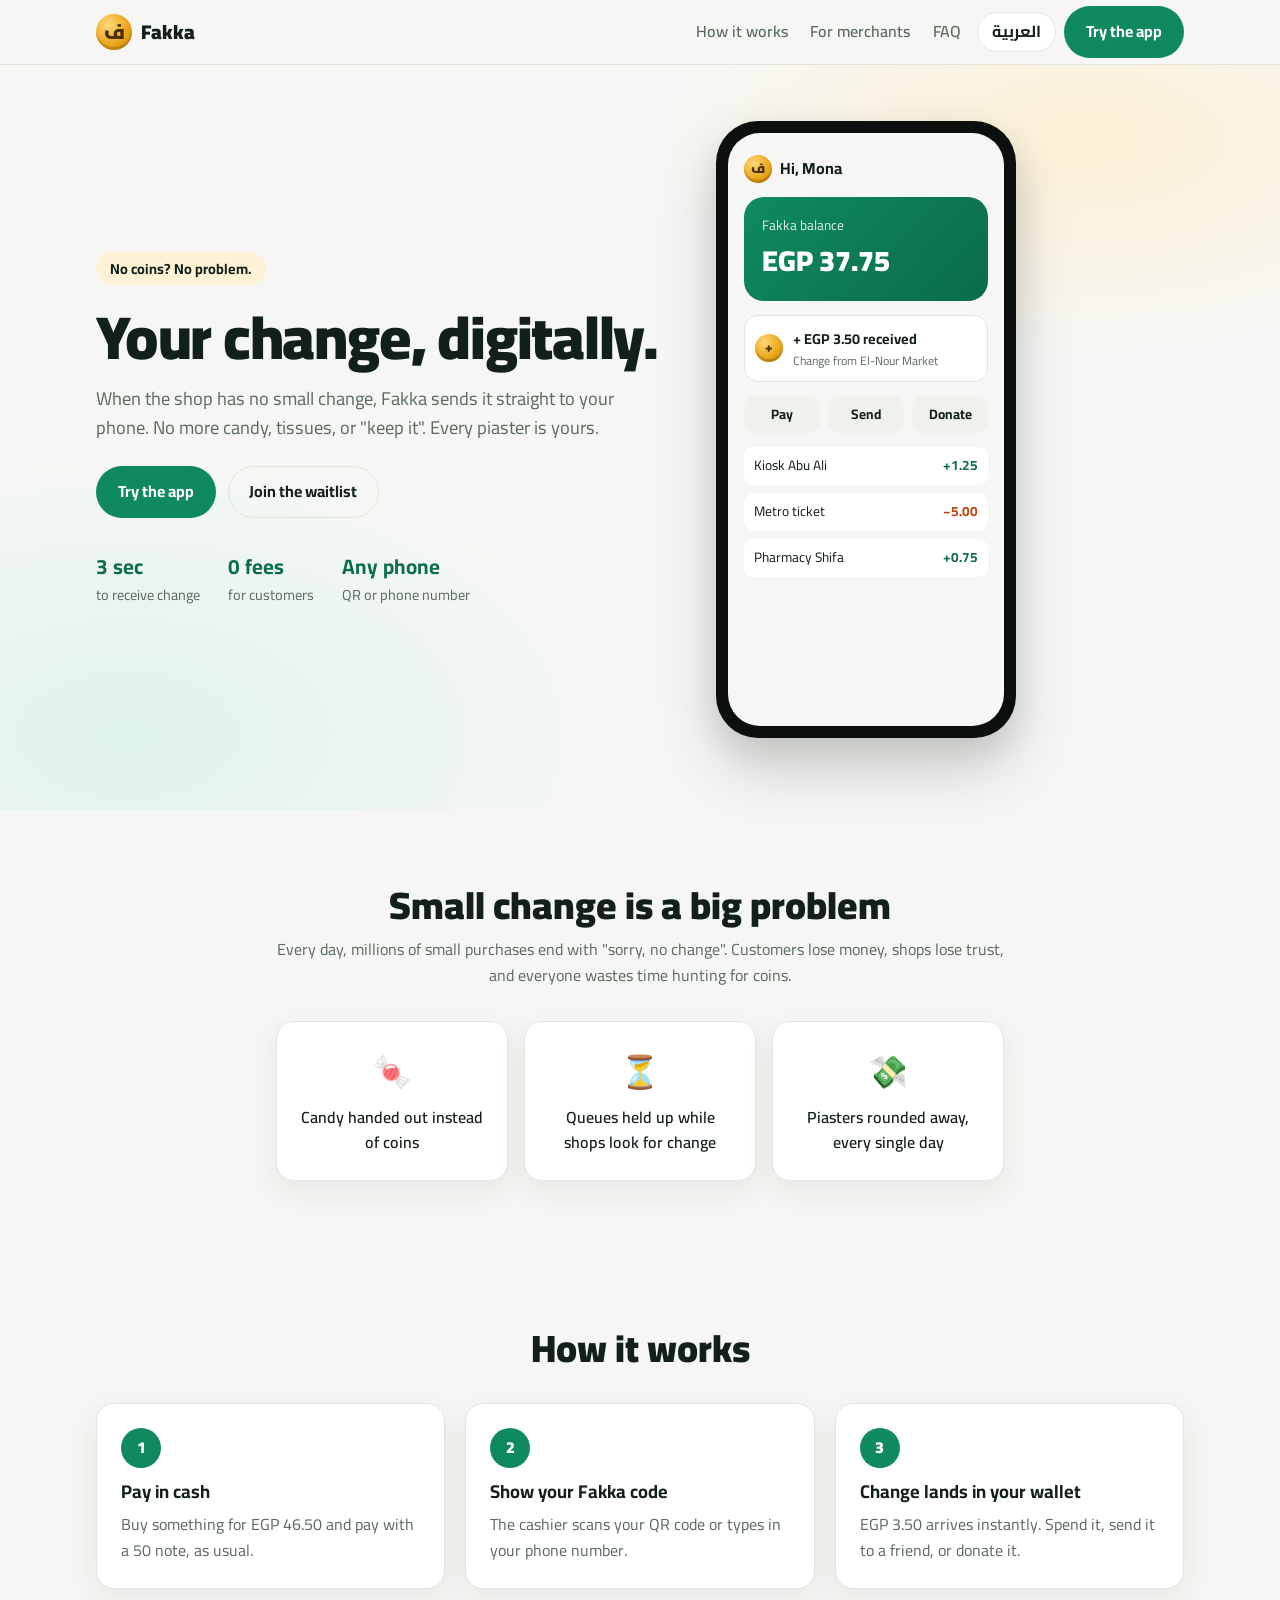
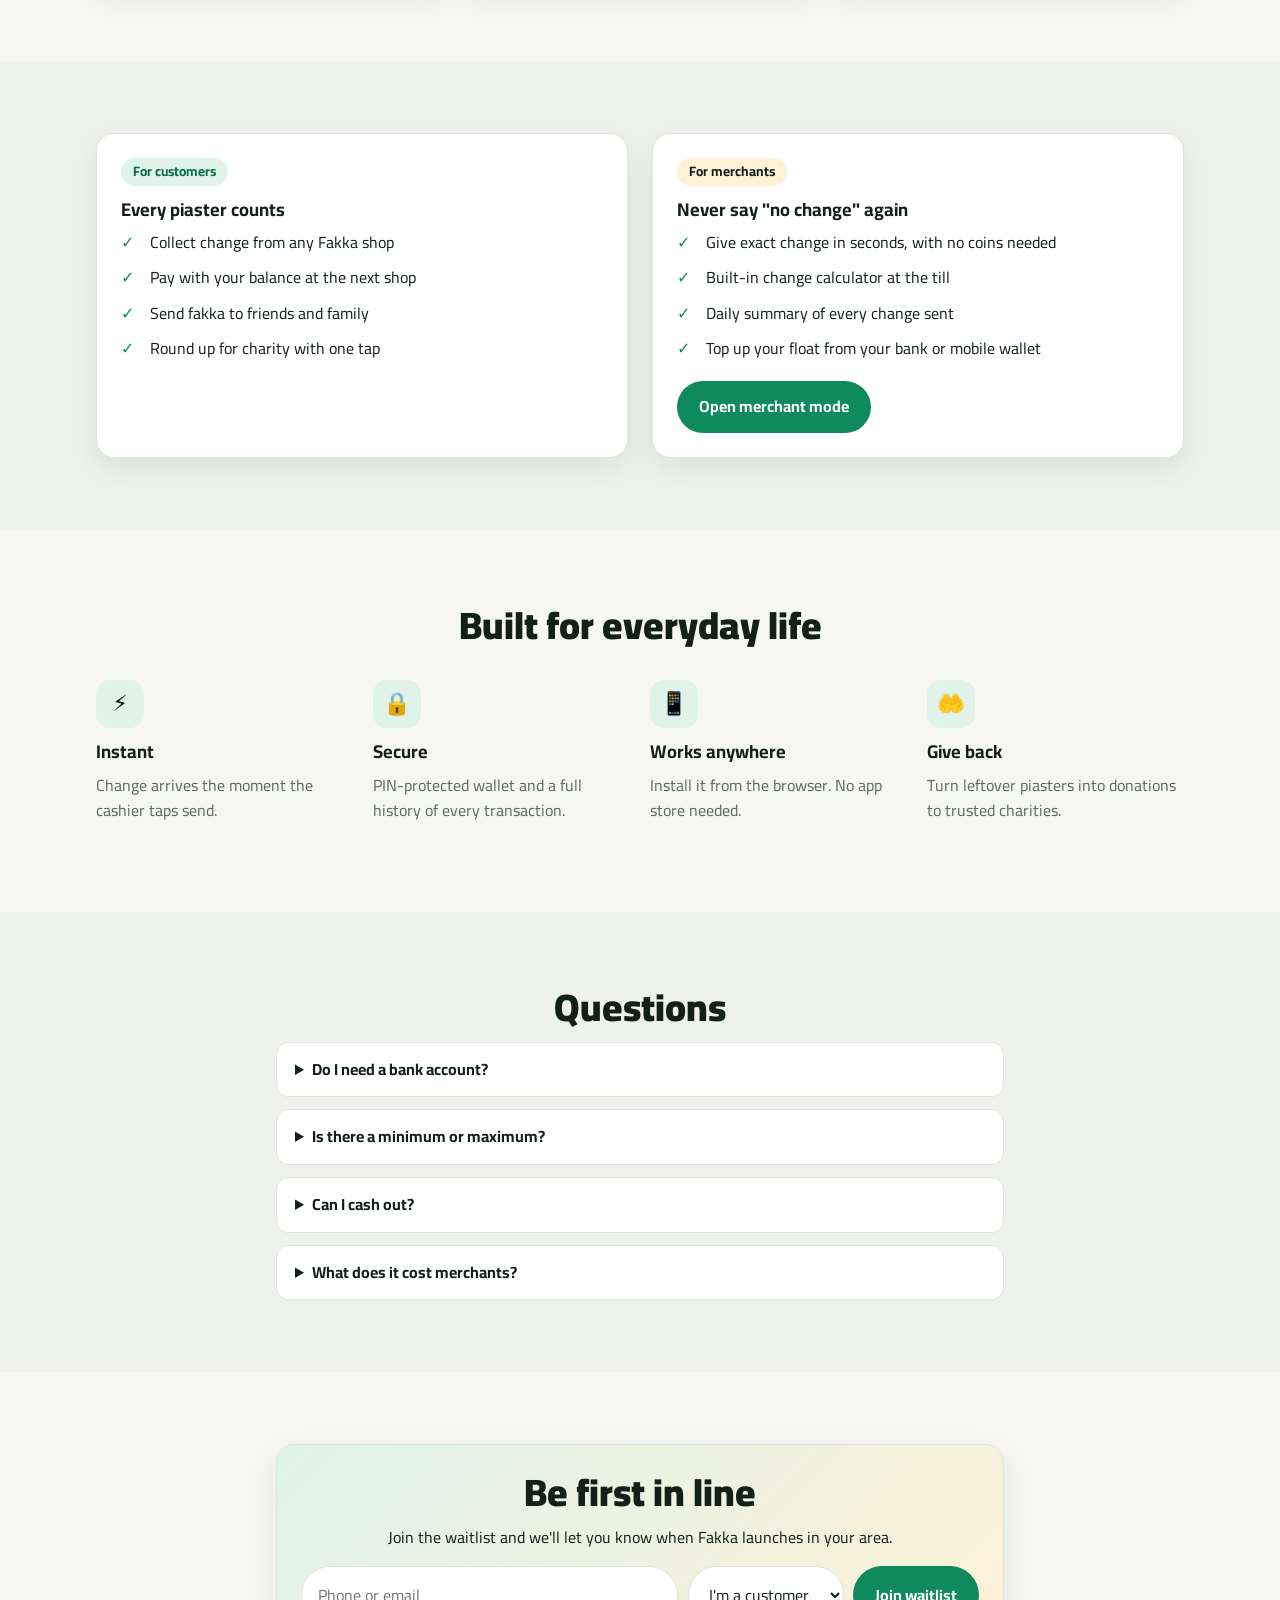
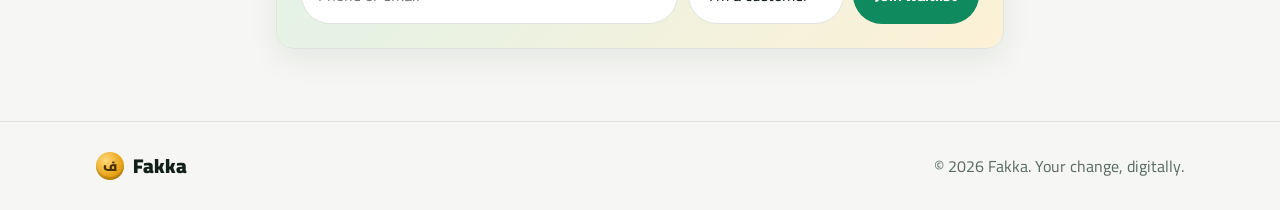
<file: index.html>
<!doctype html>
<html lang="en" dir="ltr">
<head>
  <meta charset="utf-8">
  <meta name="viewport" content="width=device-width, initial-scale=1">
  <title>Fakka — Your change, digitally</title>
  <meta name="description" content="Fakka lets shops give your small change digitally — no more candy instead of coins.">
  <meta name="theme-color" content="#0f8a5f">
  <link rel="icon" href="app/icons/icon.svg" type="image/svg+xml">
  <link rel="preconnect" href="https://fonts.googleapis.com">
  <link rel="preconnect" href="https://fonts.gstatic.com" crossorigin>
  <link href="https://fonts.googleapis.com/css2?family=Cairo:wght@400;600;700;900&display=swap" rel="stylesheet">
  <link rel="stylesheet" href="assets/base.css">
  <link rel="stylesheet" href="assets/site.css">
</head>
<body>
  <header class="nav">
    <div class="container nav-inner">
      <a class="brand" href="#top" aria-label="Fakka">
        <span class="coin-mark" aria-hidden="true">ف</span>
        <span class="brand-name" data-i18n="brand">Fakka</span>
      </a>
      <nav class="nav-links" aria-label="Main">
        <a href="#how" data-i18n="nav.how">How it works</a>
        <a href="#merchants" data-i18n="nav.merchants">For merchants</a>
        <a href="#faq" data-i18n="nav.faq">FAQ</a>
      </nav>
      <div class="nav-actions">
        <button class="lang-toggle" data-lang-toggle type="button" data-i18n="lang.switch">العربية</button>
        <a class="btn btn-primary nav-cta" href="app/" data-i18n="cta.tryApp">Try the app</a>
      </div>
    </div>
  </header>

  <main id="top">
    <!-- Hero -->
    <section class="hero">
      <div class="container hero-inner">
        <div class="hero-copy">
          <span class="pill" data-i18n="hero.pill">No coins? No problem.</span>
          <h1 data-i18n="hero.title">Your change, digitally.</h1>
          <p class="lead" data-i18n="hero.lead">When the shop has no small change, Fakka sends it straight to your phone. No more candy, tissues, or "keep it" — every piaster is yours.</p>
          <div class="hero-ctas">
            <a class="btn btn-primary" href="app/" data-i18n="cta.tryApp">Try the app</a>
            <a class="btn btn-ghost" href="#waitlist" data-i18n="cta.waitlist">Join the waitlist</a>
          </div>
          <ul class="hero-stats">
            <li><strong data-i18n="stat1.v">3 sec</strong><span data-i18n="stat1.l">to receive change</span></li>
            <li><strong data-i18n="stat2.v">0 fees</strong><span data-i18n="stat2.l">for customers</span></li>
            <li><strong data-i18n="stat3.v">Any phone</strong><span data-i18n="stat3.l">QR or phone number</span></li>
          </ul>
        </div>

        <div class="phone" aria-hidden="true">
          <div class="phone-screen">
            <div class="ps-top">
              <span class="coin-mark small">ف</span>
              <span class="ps-hello" data-i18n="mock.hello">Hi, Mona</span>
            </div>
            <div class="ps-balance">
              <span data-i18n="mock.balance">Fakka balance</span>
              <strong data-i18n="mock.amount">EGP 37.75</strong>
            </div>
            <div class="ps-toast">
              <span class="coin-mark small">+</span>
              <div>
                <strong data-i18n="mock.toastT">+ EGP 3.50 received</strong>
                <small data-i18n="mock.toastS">Change from El-Nour Market</small>
              </div>
            </div>
            <div class="ps-actions">
              <span data-i18n="mock.pay">Pay</span>
              <span data-i18n="mock.send">Send</span>
              <span data-i18n="mock.donate">Donate</span>
            </div>
            <ul class="ps-list">
              <li><span data-i18n="mock.t1">Kiosk Abu Ali</span><b>+1.25</b></li>
              <li><span data-i18n="mock.t2">Metro ticket</span><b class="neg">−5.00</b></li>
              <li><span data-i18n="mock.t3">Pharmacy Shifa</span><b>+0.75</b></li>
            </ul>
          </div>
        </div>
      </div>
    </section>

    <!-- Problem -->
    <section class="section problem">
      <div class="container narrow center">
        <h2 data-i18n="problem.title">Small change is a big problem</h2>
        <p data-i18n="problem.body">Every day, millions of small purchases end with "sorry, no change". Customers lose money, shops lose trust, and everyone wastes time hunting for coins.</p>
        <div class="problem-grid">
          <div class="card"><span class="emoji" aria-hidden="true">🍬</span><p data-i18n="problem.p1">Candy handed out instead of coins</p></div>
          <div class="card"><span class="emoji" aria-hidden="true">⏳</span><p data-i18n="problem.p2">Queues held up while shops look for change</p></div>
          <div class="card"><span class="emoji" aria-hidden="true">💸</span><p data-i18n="problem.p3">Piasters rounded away, every single day</p></div>
        </div>
      </div>
    </section>

    <!-- How it works -->
    <section class="section" id="how">
      <div class="container">
        <h2 class="center" data-i18n="how.title">How it works</h2>
        <ol class="steps">
          <li class="card step">
            <span class="step-n">1</span>
            <h3 data-i18n="how.s1t">Pay in cash</h3>
            <p data-i18n="how.s1b">Buy something for EGP 46.50 and pay with a 50 note, as usual.</p>
          </li>
          <li class="card step">
            <span class="step-n">2</span>
            <h3 data-i18n="how.s2t">Show your Fakka code</h3>
            <p data-i18n="how.s2b">The cashier scans your QR code or types in your phone number.</p>
          </li>
          <li class="card step">
            <span class="step-n">3</span>
            <h3 data-i18n="how.s3t">Change lands in your wallet</h3>
            <p data-i18n="how.s3b">EGP 3.50 arrives instantly. Spend it, send it to a friend, or donate it.</p>
          </li>
        </ol>
      </div>
    </section>

    <!-- Audiences -->
    <section class="section alt" id="merchants">
      <div class="container two-col">
        <div class="card audience">
          <span class="tag" data-i18n="aud.cTag">For customers</span>
          <h3 data-i18n="aud.cTitle">Every piaster counts</h3>
          <ul class="checks">
            <li data-i18n="aud.c1">Collect change from any Fakka shop</li>
            <li data-i18n="aud.c2">Pay with your balance at the next shop</li>
            <li data-i18n="aud.c3">Send fakka to friends and family</li>
            <li data-i18n="aud.c4">Round up for charity with one tap</li>
          </ul>
        </div>
        <div class="card audience merchant">
          <span class="tag coin" data-i18n="aud.mTag">For merchants</span>
          <h3 data-i18n="aud.mTitle">Never say "no change" again</h3>
          <ul class="checks">
            <li data-i18n="aud.m1">Give exact change in seconds, with no coins needed</li>
            <li data-i18n="aud.m2">Built-in change calculator at the till</li>
            <li data-i18n="aud.m3">Daily summary of every change sent</li>
            <li data-i18n="aud.m4">Top up your float from your bank or mobile wallet</li>
          </ul>
          <a class="btn btn-primary" href="app/?role=merchant" data-i18n="aud.mCta">Open merchant mode</a>
        </div>
      </div>
    </section>

    <!-- Features -->
    <section class="section">
      <div class="container">
        <h2 class="center" data-i18n="feat.title">Built for everyday life</h2>
        <div class="features">
          <div class="feature"><span class="f-ic" aria-hidden="true">⚡</span><h3 data-i18n="feat.f1t">Instant</h3><p data-i18n="feat.f1b">Change arrives the moment the cashier taps send.</p></div>
          <div class="feature"><span class="f-ic" aria-hidden="true">🔒</span><h3 data-i18n="feat.f2t">Secure</h3><p data-i18n="feat.f2b">PIN-protected wallet and a full history of every transaction.</p></div>
          <div class="feature"><span class="f-ic" aria-hidden="true">📱</span><h3 data-i18n="feat.f3t">Works anywhere</h3><p data-i18n="feat.f3b">Install it from the browser. No app store needed.</p></div>
          <div class="feature"><span class="f-ic" aria-hidden="true">🤲</span><h3 data-i18n="feat.f4t">Give back</h3><p data-i18n="feat.f4b">Turn leftover piasters into donations to trusted charities.</p></div>
        </div>
      </div>
    </section>

    <!-- FAQ -->
    <section class="section alt" id="faq">
      <div class="container narrow">
        <h2 class="center" data-i18n="faq.title">Questions</h2>
        <details class="faq"><summary data-i18n="faq.q1">Do I need a bank account?</summary><p data-i18n="faq.a1">No. All you need is a phone number. Your Fakka wallet holds your balance.</p></details>
        <details class="faq"><summary data-i18n="faq.q2">Is there a minimum or maximum?</summary><p data-i18n="faq.a2">Fakka is designed for small change, from 25 piasters up to EGP 20 per transaction.</p></details>
        <details class="faq"><summary data-i18n="faq.q3">Can I cash out?</summary><p data-i18n="faq.a3">Yes. Once your balance reaches EGP 50 you can move it to a mobile wallet or bank account.</p></details>
        <details class="faq"><summary data-i18n="faq.q4">What does it cost merchants?</summary><p data-i18n="faq.a4">Merchants top up a change float. Pricing will be announced at launch.</p></details>
      </div>
    </section>

    <!-- Waitlist -->
    <section class="section" id="waitlist">
      <div class="container narrow">
        <div class="card cta-card">
          <h2 data-i18n="wl.title">Be first in line</h2>
          <p data-i18n="wl.body">Join the waitlist and we'll let you know when Fakka launches in your area.</p>
          <form class="wl-form" id="wl-form">
            <label class="sr-only" for="wl-phone" data-i18n="wl.label">Phone or email</label>
            <input id="wl-phone" name="contact" required data-i18n-placeholder="wl.ph" placeholder="Phone or email">
            <select name="type" aria-label="I am a">
              <option value="customer" data-i18n="wl.customer">I'm a customer</option>
              <option value="merchant" data-i18n="wl.merchant">I'm a merchant</option>
            </select>
            <button class="btn btn-primary" type="submit" data-i18n="wl.submit">Join waitlist</button>
          </form>
          <p class="wl-done" id="wl-done" hidden data-i18n="wl.done">Thanks! You're on the list.</p>
        </div>
      </div>
    </section>
  </main>

  <footer class="footer">
    <div class="container footer-inner">
      <div class="brand"><span class="coin-mark small" aria-hidden="true">ف</span><span data-i18n="brand">Fakka</span></div>
      <p data-i18n="footer.copy">© 2026 Fakka. Your change, digitally.</p>
    </div>
  </footer>

  <script src="assets/site-strings.js"></script>
  <script src="assets/i18n.js"></script>
  <script>
    // Waitlist: prototype only. Stores submissions locally until a backend exists.
    document.getElementById("wl-form").addEventListener("submit", function (e) {
      e.preventDefault();
      const data = Object.fromEntries(new FormData(this));
      try {
        const list = JSON.parse(localStorage.getItem("fakka.waitlist") || "[]");
        list.push({ ...data, at: new Date().toISOString() });
        localStorage.setItem("fakka.waitlist", JSON.stringify(list));
      } catch (_) {}
      this.hidden = true;
      document.getElementById("wl-done").hidden = false;
    });
  </script>
</body>
</html>
</file>
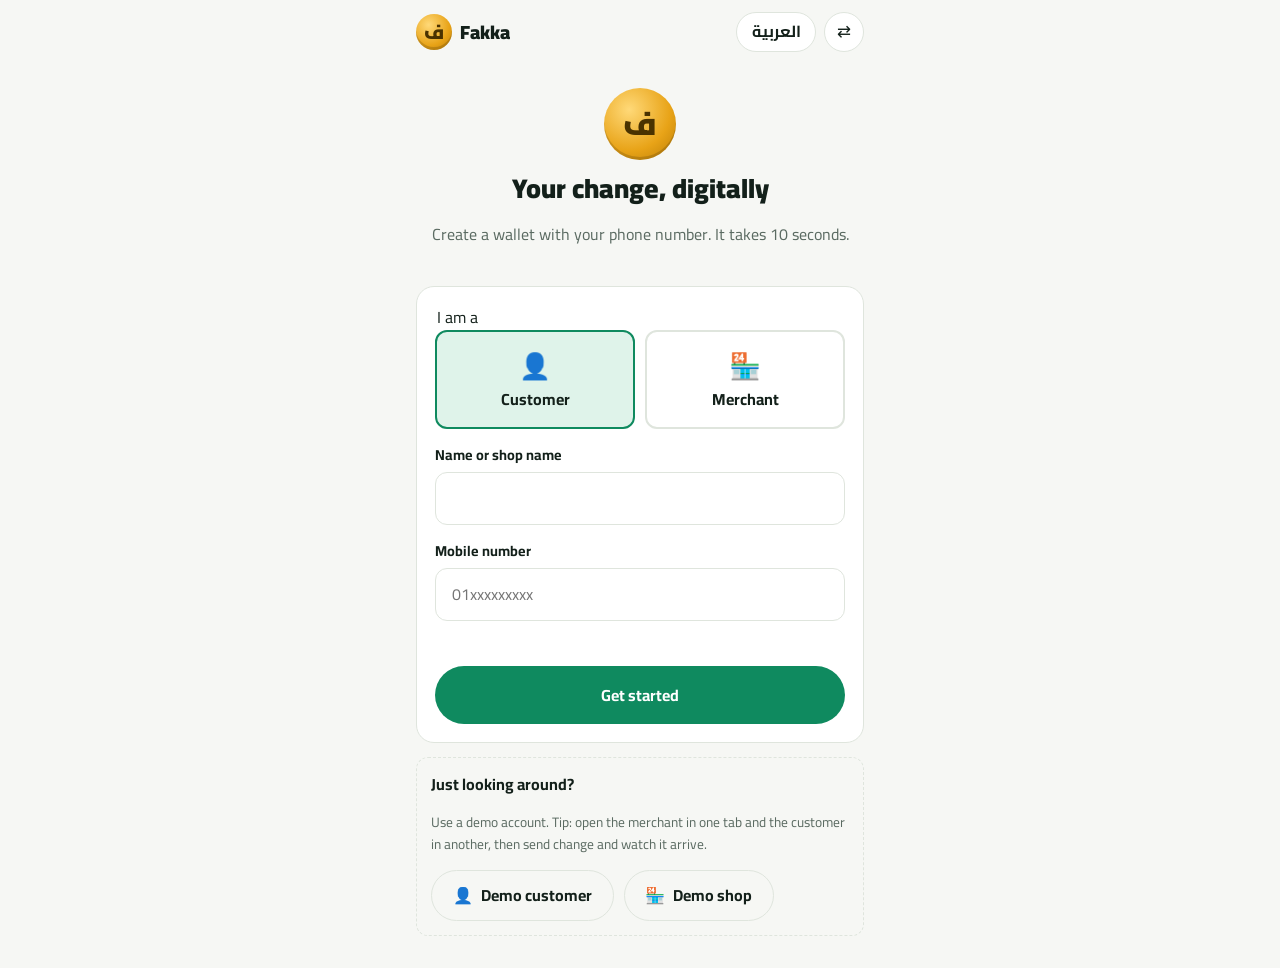
<file: app/index.html>
<!doctype html>
<html lang="en" dir="ltr">
<head>
  <meta charset="utf-8">
  <meta name="viewport" content="width=device-width, initial-scale=1, viewport-fit=cover">
  <title>Fakka</title>
  <meta name="description" content="Fakka wallet: receive, spend and send your small change.">
  <meta name="theme-color" content="#0f8a5f">
  <link rel="manifest" href="manifest.webmanifest">
  <link rel="icon" href="icons/icon.svg" type="image/svg+xml">
  <link rel="apple-touch-icon" href="icons/icon.svg">
  <meta name="apple-mobile-web-app-capable" content="yes">
  <link rel="preconnect" href="https://fonts.googleapis.com">
  <link rel="preconnect" href="https://fonts.gstatic.com" crossorigin>
  <link href="https://fonts.googleapis.com/css2?family=Cairo:wght@400;600;700;900&display=swap" rel="stylesheet">
  <link rel="stylesheet" href="../assets/base.css">
  <link rel="stylesheet" href="app.css">
</head>
<body>
  <div class="shell">
    <header class="topbar">
      <a class="brand" href="../" data-i18n-aria="nav.home">
        <span class="coin-mark" aria-hidden="true">ف</span>
        <span data-i18n="brand">Fakka</span>
      </a>
      <div class="topbar-actions">
        <button class="lang-toggle" data-lang-toggle type="button" data-i18n="lang.switch">العربية</button>
        <button class="icon-btn" id="logout" type="button" hidden data-i18n-aria="logout" title="Switch account">⇄</button>
      </div>
    </header>

    <main id="view" class="view" aria-live="polite"></main>
  </div>

  <!-- Bottom sheet used for every action -->
  <div class="sheet-backdrop" id="sheet-backdrop" hidden></div>
  <section class="sheet" id="sheet" role="dialog" aria-modal="true" aria-labelledby="sheet-title" hidden>
    <div class="sheet-handle" aria-hidden="true"></div>
    <div class="sheet-head">
      <h2 id="sheet-title"></h2>
      <button class="icon-btn" id="sheet-close" type="button" data-i18n-aria="close">✕</button>
    </div>
    <div id="sheet-body"></div>
  </section>

  <div class="toast" id="toast" role="status" hidden></div>

  <script src="strings.js"></script>
  <script src="../assets/i18n.js"></script>
  <script src="app.js"></script>
</body>
</html>
</file>
<file: assets/base.css>
/* Fakka shared design tokens — used by the website and the app */
:root {
  --bg: #f6f7f4;
  --surface: #ffffff;
  --surface-2: #eef1ec;
  --text: #13201a;
  --muted: #5b6b62;
  --border: #dfe5dd;
  --brand: #0f8a5f;
  --brand-strong: #0a6c4a;
  --brand-soft: #dff3ea;
  --coin: #e8a317;
  --coin-soft: #fdf1d6;
  --danger: #c2410c;
  --on-brand: #ffffff;
  --shadow: 0 10px 30px rgba(15, 40, 25, 0.08);
  --radius: 18px;
  --radius-sm: 12px;
  color-scheme: light;
}

@media (prefers-color-scheme: dark) {
  :root:not([data-theme="light"]) {
    --bg: #0d1411;
    --surface: #141e19;
    --surface-2: #1b2822;
    --text: #e8efe9;
    --muted: #9db0a5;
    --border: #26362e;
    --brand: #2fbf87;
    --brand-strong: #5ad6a3;
    --brand-soft: #173a2c;
    --coin: #f2b83a;
    --coin-soft: #3a2f14;
    --danger: #fb923c;
    --on-brand: #04130c;
    --shadow: 0 10px 30px rgba(0, 0, 0, 0.35);
    color-scheme: dark;
  }
}
:root[data-theme="dark"] {
  --bg: #0d1411;
  --surface: #141e19;
  --surface-2: #1b2822;
  --text: #e8efe9;
  --muted: #9db0a5;
  --border: #26362e;
  --brand: #2fbf87;
  --brand-strong: #5ad6a3;
  --brand-soft: #173a2c;
  --coin: #f2b83a;
  --coin-soft: #3a2f14;
  --danger: #fb923c;
  --on-brand: #04130c;
  --shadow: 0 10px 30px rgba(0, 0, 0, 0.35);
  color-scheme: dark;
}

*, *::before, *::after { box-sizing: border-box; }
html { -webkit-text-size-adjust: 100%; }
body {
  margin: 0;
  background: var(--bg);
  color: var(--text);
  font-family: "Cairo", system-ui, -apple-system, "Segoe UI", sans-serif;
  line-height: 1.6;
}
img, svg { max-width: 100%; display: block; }
a { color: var(--brand-strong); }
button, input, select { font: inherit; color: inherit; }

.btn {
  display: inline-flex; align-items: center; justify-content: center; gap: .5rem;
  padding: .75rem 1.3rem; border-radius: 999px; border: 1px solid transparent;
  font-weight: 700; text-decoration: none; cursor: pointer;
  transition: transform .15s ease, background .15s ease;
}
.btn:active { transform: scale(.97); }
.btn-primary { background: var(--brand); color: var(--on-brand); }
.btn-primary:hover { background: var(--brand-strong); }
.btn-ghost { background: transparent; color: var(--text); border-color: var(--border); }
.btn-ghost:hover { background: var(--surface-2); }
.btn[disabled] { opacity: .5; cursor: not-allowed; }

.lang-toggle {
  border: 1px solid var(--border); background: var(--surface); color: var(--text);
  border-radius: 999px; padding: .4rem .9rem; font-weight: 700; cursor: pointer;
}

.coin-mark {
  width: 36px; height: 36px; border-radius: 50%;
  background: radial-gradient(circle at 35% 30%, #ffd978, var(--coin) 60%, #b97c06);
  display: grid; place-items: center; color: #4a3200; font-weight: 900;
  box-shadow: inset 0 -3px 0 rgba(0,0,0,.15);
}
:focus-visible { outline: 3px solid var(--coin); outline-offset: 2px; }
</file>
<file: assets/site.css>
.container { width: 100%; max-width: 1120px; margin: 0 auto; padding: 0 16px; }
.narrow { max-width: 760px; }
.center { text-align: center; }
.sr-only { position: absolute; width: 1px; height: 1px; overflow: hidden; clip: rect(0 0 0 0); white-space: nowrap; }
h1, h2, h3 { line-height: 1.2; margin: 0 0 .6rem; }
h1 { font-size: clamp(2.2rem, 6vw, 3.8rem); font-weight: 900; letter-spacing: -.02em; }
h2 { font-size: clamp(1.6rem, 4vw, 2.4rem); font-weight: 900; }
h3 { font-size: 1.15rem; }
p { margin: 0 0 1rem; }

/* Nav */
.nav { position: sticky; top: 0; z-index: 10; background: color-mix(in srgb, var(--bg) 85%, transparent); backdrop-filter: blur(10px); border-bottom: 1px solid var(--border); }
.nav-inner { display: flex; align-items: center; gap: 1rem; height: 64px; }
.brand { display: flex; align-items: center; gap: .55rem; text-decoration: none; color: var(--text); font-weight: 900; font-size: 1.25rem; }
.nav-links { display: flex; gap: 1.4rem; margin-inline-start: auto; }
.nav-links a { color: var(--muted); text-decoration: none; font-weight: 600; }
.nav-links a:hover { color: var(--text); }
.nav-actions { display: flex; gap: .5rem; align-items: center; }
@media (max-width: 760px) {
  .nav-links { display: none; }
  .nav-actions { margin-inline-start: auto; }
  .nav-cta { display: none; }
}

.coin-mark.small { width: 28px; height: 28px; font-size: .85rem; }

/* Hero */
.hero { padding: 56px 0 72px; background:
  radial-gradient(600px 300px at 85% 10%, var(--coin-soft), transparent 70%),
  radial-gradient(700px 400px at 10% 90%, var(--brand-soft), transparent 70%); }
.hero-inner { display: grid; grid-template-columns: 1.1fr .9fr; gap: 48px; align-items: center; }
.pill { display: inline-block; background: var(--coin-soft); color: var(--text); padding: .3rem .9rem; border-radius: 999px; font-weight: 700; font-size: .9rem; margin-bottom: 1rem; }
.lead { font-size: 1.15rem; color: var(--muted); max-width: 34rem; }
.hero-ctas { display: flex; gap: .75rem; flex-wrap: wrap; margin: 1.5rem 0 2rem; }
.hero-stats { list-style: none; padding: 0; margin: 0; display: flex; gap: 1.75rem; flex-wrap: wrap; }
.hero-stats li { display: flex; flex-direction: column; }
.hero-stats strong { font-size: 1.3rem; color: var(--brand-strong); }
.hero-stats span { color: var(--muted); font-size: .9rem; }
@media (max-width: 860px) { .hero-inner { grid-template-columns: 1fr; } .phone { margin: 0 auto; } }

/* Phone mockup */
.phone { width: 300px; max-width: 100%; aspect-ratio: 9 / 18.5; background: #0b0f0d; border-radius: 42px; padding: 12px; box-shadow: var(--shadow), 0 30px 60px rgba(0,0,0,.18); }
.phone-screen { background: var(--bg); height: 100%; border-radius: 32px; padding: 22px 16px; display: flex; flex-direction: column; gap: 14px; overflow: hidden; }
.ps-top { display: flex; align-items: center; gap: .5rem; font-weight: 700; }
.ps-balance { background: linear-gradient(135deg, var(--brand), var(--brand-strong)); color: #fff; border-radius: 20px; padding: 18px; display: flex; flex-direction: column; }
.ps-balance span { opacity: .85; font-size: .85rem; }
.ps-balance strong { font-size: 1.8rem; font-weight: 900; }
.ps-toast { display: flex; gap: .6rem; align-items: center; background: var(--surface); border: 1px solid var(--border); border-radius: 14px; padding: 10px; animation: pop 2.8s ease-in-out infinite; }
.ps-toast small { display: block; color: var(--muted); font-size: .75rem; }
.ps-toast strong { font-size: .9rem; }
@keyframes pop { 0%, 100% { transform: translateY(0); } 50% { transform: translateY(-4px); } }
@media (prefers-reduced-motion: reduce) { .ps-toast { animation: none; } }
.ps-actions { display: grid; grid-template-columns: repeat(3, 1fr); gap: 8px; }
.ps-actions span { background: var(--surface-2); border-radius: 12px; text-align: center; padding: 8px 0; font-weight: 700; font-size: .85rem; }
.ps-list { list-style: none; margin: 0; padding: 0; display: flex; flex-direction: column; gap: 8px; font-size: .85rem; }
.ps-list li { display: flex; justify-content: space-between; background: var(--surface); border-radius: 10px; padding: 8px 10px; }
.ps-list b { color: var(--brand-strong); direction: ltr; }
.ps-list b.neg { color: var(--danger); }

/* Sections */
.section { padding: 72px 0; }
.section.alt { background: var(--surface-2); }
.card { background: var(--surface); border: 1px solid var(--border); border-radius: var(--radius); padding: 24px; box-shadow: var(--shadow); }
.problem p { color: var(--muted); }
.problem-grid { display: grid; grid-template-columns: repeat(3, 1fr); gap: 16px; margin-top: 2rem; }
.problem-grid .card p { margin: .5rem 0 0; color: var(--text); font-weight: 600; }
.emoji { font-size: 2rem; }
@media (max-width: 700px) { .problem-grid { grid-template-columns: 1fr; } }

.steps { list-style: none; padding: 0; margin: 2rem 0 0; display: grid; grid-template-columns: repeat(3, 1fr); gap: 20px; }
.step-n { display: inline-grid; place-items: center; width: 40px; height: 40px; border-radius: 50%; background: var(--brand); color: var(--on-brand); font-weight: 900; margin-bottom: .8rem; }
.step p { color: var(--muted); margin: 0; }
@media (max-width: 800px) { .steps { grid-template-columns: 1fr; } }

.two-col { display: grid; grid-template-columns: 1fr 1fr; gap: 24px; }
@media (max-width: 800px) { .two-col { grid-template-columns: 1fr; } }
.tag { display: inline-block; background: var(--brand-soft); color: var(--brand-strong); font-weight: 700; font-size: .85rem; padding: .2rem .75rem; border-radius: 999px; margin-bottom: .8rem; }
.tag.coin { background: var(--coin-soft); color: var(--text); }
.checks { list-style: none; padding: 0; margin: 0 0 1.25rem; display: grid; gap: .6rem; }
.checks li { padding-inline-start: 1.8rem; position: relative; }
.checks li::before { content: "✓"; position: absolute; inset-inline-start: 0; color: var(--brand); font-weight: 900; }

.features { display: grid; grid-template-columns: repeat(4, 1fr); gap: 20px; margin-top: 2rem; }
.feature p { color: var(--muted); }
.f-ic { display: inline-grid; place-items: center; width: 48px; height: 48px; border-radius: 14px; background: var(--brand-soft); font-size: 1.4rem; margin-bottom: .8rem; }
@media (max-width: 900px) { .features { grid-template-columns: 1fr 1fr; } }
@media (max-width: 520px) { .features { grid-template-columns: 1fr; } }

.faq { background: var(--surface); border: 1px solid var(--border); border-radius: var(--radius-sm); padding: 14px 18px; margin-top: 12px; }
.faq summary { font-weight: 700; cursor: pointer; }
.faq p { margin: .7rem 0 0; color: var(--muted); }

.cta-card { text-align: center; background: linear-gradient(135deg, var(--brand-soft), var(--coin-soft)); }
.wl-form { display: flex; gap: .6rem; flex-wrap: wrap; justify-content: center; margin-top: 1rem; }
.wl-form input, .wl-form select { padding: .75rem 1rem; border-radius: 999px; border: 1px solid var(--border); background: var(--surface); min-width: 0; }
.wl-form input { flex: 1 1 220px; }
.wl-done { font-weight: 700; color: var(--brand-strong); margin-top: 1rem; }

.footer { border-top: 1px solid var(--border); padding: 28px 0; }
.footer-inner { display: flex; justify-content: space-between; align-items: center; gap: 1rem; flex-wrap: wrap; color: var(--muted); }
.footer p { margin: 0; }
</file>
<file: app/app.css>
body { min-height: 100vh; min-height: 100dvh; }
.shell { max-width: 480px; margin: 0 auto; padding: 0 16px calc(32px + env(safe-area-inset-bottom)); }
.topbar { display: flex; align-items: center; justify-content: space-between; height: 64px; }
.brand { display: flex; align-items: center; gap: .5rem; text-decoration: none; color: var(--text); font-weight: 900; font-size: 1.2rem; }
.topbar-actions { display: flex; gap: .5rem; }
.icon-btn { width: 40px; height: 40px; border-radius: 50%; border: 1px solid var(--border); background: var(--surface); cursor: pointer; font-size: 1.05rem; display: grid; place-items: center; }

h1, h2, h3 { margin: 0; line-height: 1.25; }
.muted { color: var(--muted); }
.small { font-size: .85rem; }
.stack { display: flex; flex-direction: column; gap: 14px; }
.row { display: flex; gap: 10px; align-items: center; }
.grow { flex: 1; }

.card { background: var(--surface); border: 1px solid var(--border); border-radius: var(--radius); padding: 18px; }

/* Welcome */
.welcome-hero { text-align: center; padding: 24px 0 8px; }
.welcome-hero .coin-mark { width: 72px; height: 72px; font-size: 2rem; margin: 0 auto 12px; }
.welcome-hero h1 { font-size: 1.7rem; font-weight: 900; }
.role-pick { display: grid; grid-template-columns: 1fr 1fr; gap: 10px; }
.role-pick label { border: 2px solid var(--border); border-radius: var(--radius-sm); padding: 14px; cursor: pointer; text-align: center; background: var(--surface); }
.role-pick input { position: absolute; opacity: 0; pointer-events: none; }
.role-pick label:has(input:checked) { border-color: var(--brand); background: var(--brand-soft); }
.role-pick label:has(input:focus-visible) { outline: 3px solid var(--coin); outline-offset: 2px; }
.role-pick .ic { font-size: 1.6rem; display: block; }
.demo-box { border: 1px dashed var(--border); border-radius: var(--radius-sm); padding: 14px; }
.demo-box .row { flex-wrap: wrap; }

/* Forms */
.field { display: flex; flex-direction: column; gap: 6px; }
.field label { font-weight: 700; font-size: .9rem; }
.field input, .field select {
  padding: .8rem 1rem; border-radius: var(--radius-sm); border: 1px solid var(--border);
  background: var(--surface); width: 100%;
}
.field input[inputmode="decimal"], .field input[type="tel"] { direction: ltr; text-align: start; }
[dir="rtl"] .field input[inputmode="decimal"], [dir="rtl"] .field input[type="tel"] { text-align: right; }
.field .hint { color: var(--muted); font-size: .8rem; }
.error { color: var(--danger); font-weight: 700; font-size: .9rem; min-height: 1.2em; margin: 0; }
.btn-block { width: 100%; padding: .95rem; }
.chips { display: flex; gap: 8px; flex-wrap: wrap; }
.chip { border: 1px solid var(--border); background: var(--surface-2); border-radius: 999px; padding: .35rem .85rem; cursor: pointer; font-weight: 700; font-size: .9rem; }
.chip[aria-pressed="true"] { background: var(--brand); color: var(--on-brand); border-color: var(--brand); }

/* Balance */
.balance {
  background: linear-gradient(135deg, var(--brand), #0a5a3e); color: #fff;
  border-radius: 24px; padding: 22px; position: relative; overflow: hidden;
}
.balance::after { content: ""; position: absolute; width: 180px; height: 180px; border-radius: 50%; background: rgba(255, 210, 100, .18); inset-inline-end: -50px; top: -60px; }
.balance .label { opacity: .85; font-size: .9rem; }
.balance .amount { font-size: 2.3rem; font-weight: 900; line-height: 1.2; }
.balance .who { opacity: .85; font-size: .85rem; margin-top: 4px; }

.actions { display: grid; grid-template-columns: repeat(4, 1fr); gap: 10px; }
.actions.three { grid-template-columns: repeat(3, 1fr); }
.action {
  background: var(--surface); border: 1px solid var(--border); border-radius: var(--radius-sm);
  padding: 12px 4px; display: flex; flex-direction: column; align-items: center; gap: 4px;
  cursor: pointer; font-weight: 700; font-size: .85rem;
}
.action .ic { width: 40px; height: 40px; border-radius: 12px; background: var(--brand-soft); display: grid; place-items: center; font-size: 1.15rem; }
.action.primary .ic { background: var(--coin-soft); }

.section-title { display: flex; justify-content: space-between; align-items: baseline; margin-top: 6px; }
.section-title h2 { font-size: 1.05rem; }

.tx-list { list-style: none; padding: 0; margin: 0; display: flex; flex-direction: column; gap: 8px; }
.tx { display: flex; align-items: center; gap: 12px; background: var(--surface); border: 1px solid var(--border); border-radius: var(--radius-sm); padding: 12px; }
.tx .ic { width: 38px; height: 38px; border-radius: 50%; display: grid; place-items: center; background: var(--surface-2); flex: none; }
.tx .meta { flex: 1; min-width: 0; }
.tx .meta strong { display: block; white-space: nowrap; overflow: hidden; text-overflow: ellipsis; }
.tx .meta span { color: var(--muted); font-size: .8rem; }
.tx .amt { font-weight: 900; white-space: nowrap; }
.tx .amt.in { color: var(--brand-strong); }
.tx .amt.out { color: var(--danger); }
.empty { text-align: center; color: var(--muted); padding: 24px 8px; }

.stats { display: grid; grid-template-columns: 1fr 1fr; gap: 10px; }
.stat { background: var(--surface); border: 1px solid var(--border); border-radius: var(--radius-sm); padding: 14px; }
.stat strong { display: block; font-size: 1.3rem; }
.stat span { color: var(--muted); font-size: .8rem; }

/* Change calculator */
.calc-result { background: var(--surface-2); border-radius: var(--radius-sm); padding: 14px; display: grid; gap: 6px; }
.calc-result .line { display: flex; justify-content: space-between; }
.calc-result .line.big { font-weight: 900; font-size: 1.1rem; color: var(--brand-strong); }

/* Receive / QR */
.qr-wrap { background: #fff; border-radius: var(--radius); padding: 16px; width: 240px; max-width: 100%; margin: 0 auto; aspect-ratio: 1; display: grid; place-items: center; }
.qr-wrap svg, .qr-wrap img { width: 100%; height: 100%; }
.code { text-align: center; font-size: 1.5rem; font-weight: 900; letter-spacing: .08em; direction: ltr; }

/* Sheet */
.sheet-backdrop { position: fixed; inset: 0; background: rgba(0,0,0,.4); z-index: 20; }
.sheet {
  position: fixed; inset-inline: 0; bottom: 0; z-index: 21; margin: 0 auto; max-width: 480px;
  background: var(--bg); border-radius: 24px 24px 0 0; padding: 8px 16px calc(24px + env(safe-area-inset-bottom));
  max-height: 90dvh; overflow-y: auto; box-shadow: 0 -10px 40px rgba(0,0,0,.2);
  animation: up .22s ease-out;
}
@keyframes up { from { transform: translateY(30px); opacity: 0; } to { transform: none; opacity: 1; } }
@media (prefers-reduced-motion: reduce) { .sheet { animation: none; } }
.sheet-handle { width: 44px; height: 5px; border-radius: 3px; background: var(--border); margin: 4px auto 10px; }
.sheet-head { display: flex; align-items: center; justify-content: space-between; margin-bottom: 14px; }
.sheet-head h2 { font-size: 1.2rem; }
.success { text-align: center; padding: 10px 0; }
.success .big-ic { font-size: 3rem; }

.toast {
  position: fixed; inset-inline: 16px; bottom: calc(20px + env(safe-area-inset-bottom)); z-index: 30;
  max-width: 448px; margin: 0 auto; background: var(--text); color: var(--bg);
  border-radius: var(--radius-sm); padding: 12px 16px; font-weight: 700; box-shadow: var(--shadow);
}
.charity { display: flex; gap: 10px; align-items: center; border: 2px solid var(--border); border-radius: var(--radius-sm); padding: 10px 12px; cursor: pointer; background: var(--surface); }
.charity:has(input:checked) { border-color: var(--brand); background: var(--brand-soft); }
.charity input { accent-color: var(--brand); }
</file>
